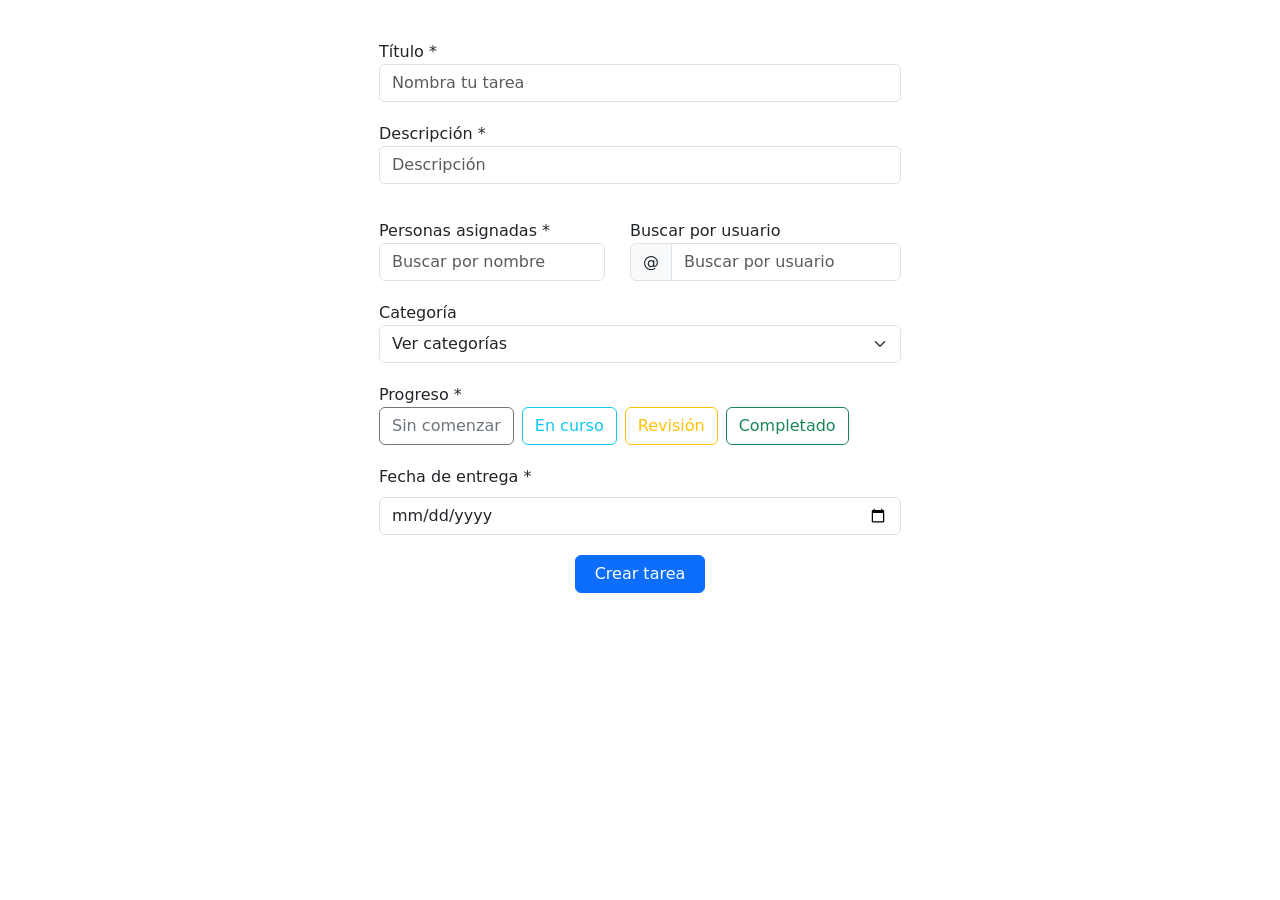
<file: pages/crear-tarea.html>
<!doctype html>
<html lang="es">
  <head>
    <meta charset="UTF-8" />
    <meta name="viewport" content="width=device-width, initial-scale=1.0" />
    <title>Crear Tarea</title>

    <link
      href="https://cdn.jsdelivr.net/npm/bootstrap@5.3.8/dist/css/bootstrap.min.css"
      rel="stylesheet"
    />
    <link rel="stylesheet" href="../css/crear-tarea.css" />
  </head>

  <body>
    <div class="formulario-container">
      <form id="formularioTarea" novalidate>
        <div class="form-row">
          <div class="form-group col-md-6">
            <label for="titulo4">Título *</label>
            <input
              type="text"
              class="form-control"
              id="titulo4"
              name="titulo"
              placeholder="Nombra tu tarea"
            />
            <div class="error-message" id="errorTitulo"></div>
          </div>

          <div class="form-group col-md-6">
            <label for="inputdescripcion4">Descripción *</label>
            <input
              type="text"
              class="form-control"
              id="inputdescripcion4"
              name="descripcion"
              placeholder="Descripción"
            />
            <div class="error-message" id="errorDescripcion"></div>
          </div>
        </div>

        <div class="busqueda-personas">
          <div class="campo-asignado">
            <label for="inlineFormInput">Personas asignadas *</label>
            <input
              type="text"
              class="form-control"
              id="inlineFormInput"
              name="asignado"
              placeholder="Buscar por nombre"
            />
            <div class="error-message" id="errorAsignado"></div>
          </div>

          <div class="campo-usuario">
            <label for="inlineFormInputGroup">Buscar por usuario</label>
            <div class="input-group">
              <span class="input-group-text">@</span>
              <input
                type="text"
                class="form-control"
                id="inlineFormInputGroup"
                name="usuario"
                placeholder="Buscar por usuario"
              />
            </div>
          </div>
        </div>

        <div class="form-group col-md-6">
          <label for="categoria">Categoría</label>
          <select class="form-select" id="categoria" name="categoria">
            <option value="" selected>Ver categorías</option>
            <option value="trabajo">Trabajo</option>
            <option value="familia">Familia</option>
            <option value="personal">Personal</option>
            <option value="ninguna">Ninguna</option>
          </select>
        </div>

        <div class="form-group col-md-6">
          <label>Progreso *</label>
          <div class="progreso-botones">
            <input
              type="radio"
              class="btn-check"
              name="progreso"
              id="sinComenzar"
              value="sin_comenzar"
            />
            <label class="btn btn-outline-secondary" for="sinComenzar">
              Sin comenzar
            </label>

            <input
              type="radio"
              class="btn-check"
              name="progreso"
              id="enCurso"
              value="en_curso"
            />
            <label class="btn btn-outline-info" for="enCurso"> En curso </label>

            <input
              type="radio"
              class="btn-check"
              name="progreso"
              id="revision"
              value="revision"
            />
            <label class="btn btn-outline-warning" for="revision">
              Revisión
            </label>

            <input
              type="radio"
              class="btn-check"
              name="progreso"
              id="completado"
              value="completado"
            />
            <label class="btn btn-outline-success" for="completado">
              Completado
            </label>
          </div>
          <div class="error-message" id="errorProgreso"></div>
        </div>

        <div class="form-group col-md-6">
          <label for="fechaSimple" class="form-label">
            Fecha de entrega *
          </label>
          <input
            type="date"
            class="form-control"
            id="fechaSimple"
            name="fechaEntrega"
          />
          <div class="error-message" id="errorFecha"></div>
        </div>

        <button type="submit" class="btn btn-primary">Crear tarea</button>
      </form>
    </div>

    <div
      class="modal fade"
      id="modalTareaCreada"
      tabindex="-1"
      aria-labelledby="modalTareaCreadaLabel"
      aria-hidden="true"
    >
      <div class="modal-dialog modal-dialog-centered modal-sm">
        <div class="modal-content">
          <div class="modal-header">
            <h5 class="modal-title" id="modalTareaCreadaLabel">¡Hecho!</h5>
            <button
              type="button"
              class="btn-close"
              data-bs-dismiss="modal"
              aria-label="Cerrar"
            ></button>
          </div>

          <div class="modal-body text-center">
            <p class="mb-0">Tu tarea se ha creado con éxito.</p>
          </div>

          <div class="modal-footer justify-content-center">
            <button
              type="button"
              class="btn btn-secondary"
              data-bs-dismiss="modal"
            >
              Cerrar
            </button>

            <button type="button" class="btn btn-primary" id="btnVerTareas">
              Ver mis tareas
            </button>
          </div>
        </div>
      </div>
    </div>

    <script src="https://cdn.jsdelivr.net/npm/bootstrap@5.3.8/dist/js/bootstrap.bundle.min.js"></script>
    <script src="../js/task-manager.js"></script>
    <script src="../js/crear-tarea.js"></script>
  </body>
</html>
</file>
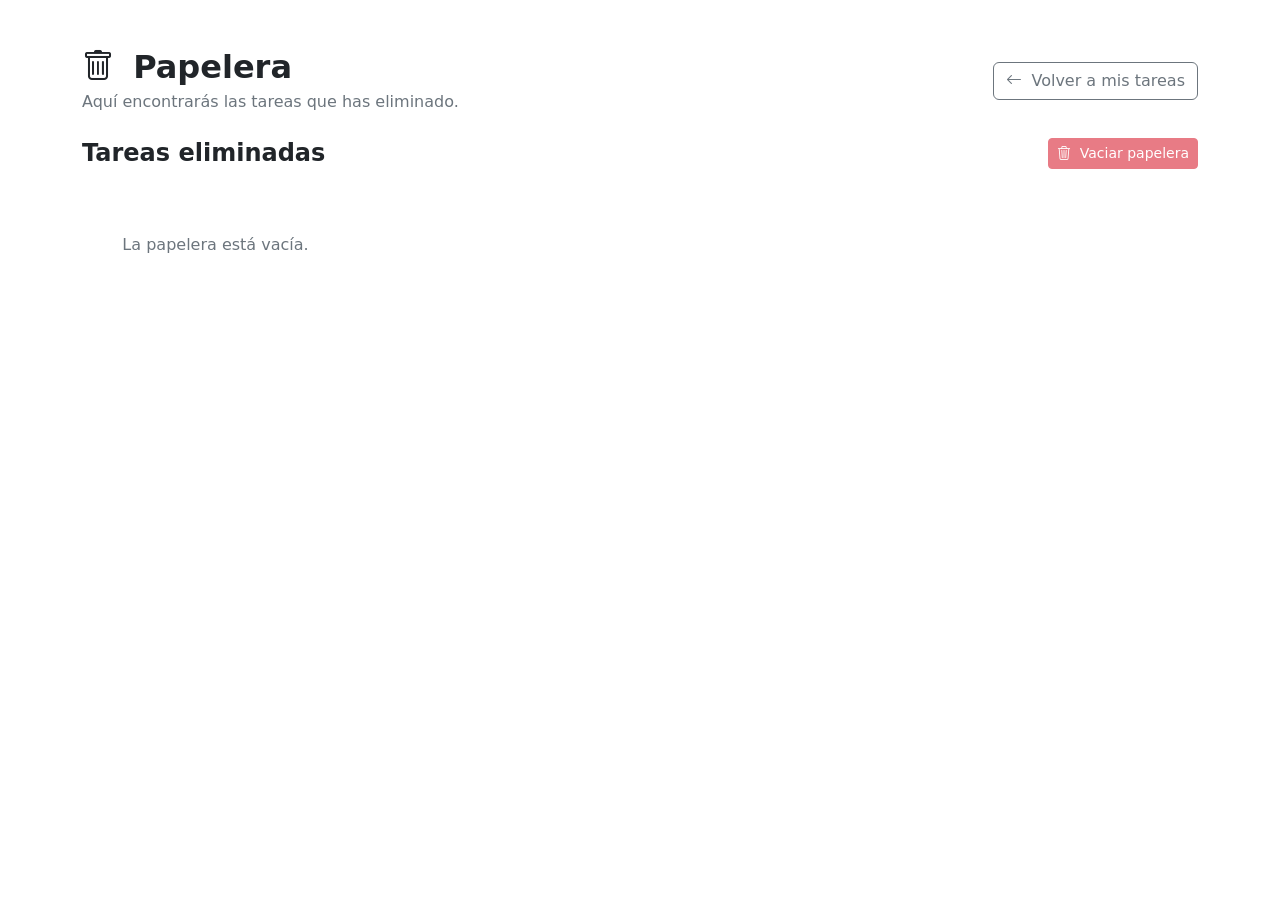
<file: pages/papelera.html>
<!DOCTYPE html>
<html lang="es">
<head>
  <meta charset="UTF-8">
  <meta name="viewport" content="width=device-width, initial-scale=1.0">
  <title>Papelera</title>

  <link
    href="https://cdn.jsdelivr.net/npm/bootstrap@5.3.8/dist/css/bootstrap.min.css"
    rel="stylesheet"
  >

  <link
    rel="stylesheet"
    href="https://cdn.jsdelivr.net/npm/bootstrap-icons@1.11.3/font/bootstrap-icons.min.css"
  >
</head>

<body>

  <main class="container py-5">

    <header class="d-flex justify-content-between align-items-center flex-wrap gap-3 mb-4">
      <div>
        <h1 class="h2 fw-bold mb-1">
          <i class="bi bi-trash me-2"></i>
          Papelera
        </h1>
        <p class="text-secondary mb-0">
          Aquí encontrarás las tareas que has eliminado.
        </p>
      </div>

      <a href="tareas.html" class="btn btn-outline-secondary">
        <i class="bi bi-arrow-left me-1"></i>
        Volver a mis tareas
      </a>
    </header>

    <section>
      <div class="d-flex justify-content-between align-items-center flex-wrap gap-2 mb-3">
        <h2 class="h4 fw-bold mb-0">Tareas eliminadas</h2>

        <button
          type="button"
          class="btn btn-danger btn-sm"
          id="vaciarPapelera"
        >
          <i class="bi bi-trash3 me-1"></i>
          Vaciar papelera
        </button>
      </div>

      <div
        id="contenedor-papelera"
        class="row row-cols-1 row-cols-sm-2 row-cols-xl-4 g-3"
      >
      </div>
    </section>

  </main>

  <script src="https://cdn.jsdelivr.net/npm/bootstrap@5.3.8/dist/js/bootstrap.bundle.min.js"></script>

  <script src="../js/task-manager.js"></script>
  <script src="../js/papelera.js"></script>

</body>
</html>
</file>
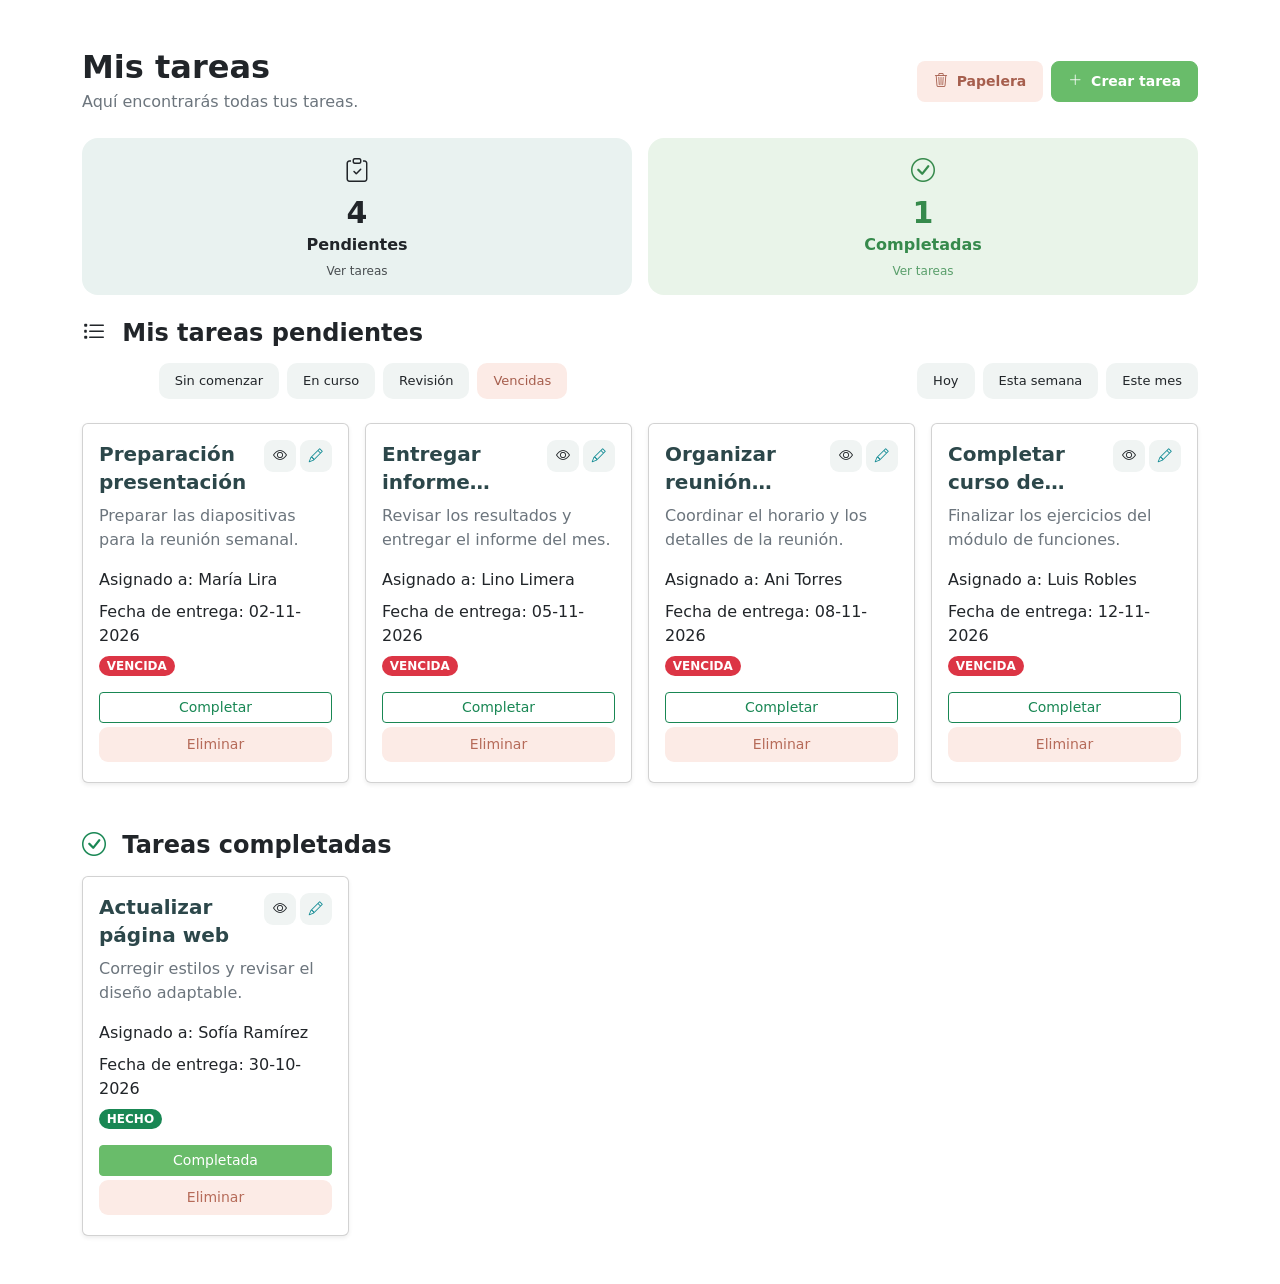
<file: pages/tareas.html>
<!doctype html>
<html lang="en">
  <head>
    <meta charset="UTF-8" />
    <meta name="viewport" content="width=device-width, initial-scale=1.0" />
    <title>Tareas</title>
    <link
      href="https://cdn.jsdelivr.net/npm/bootstrap@5.3.8/dist/css/bootstrap.min.css"
      rel="stylesheet"
    />
    <link
  rel="stylesheet"
  href="https://cdn.jsdelivr.net/npm/bootstrap-icons@1.13.1/font/bootstrap-icons.min.css"
/>

    <link rel="stylesheet" href="../css/tareas.css" />
  </head>
  <body>
    <main class="container py-5">
      <header
        class="d-flex justify-content-between align-items-center flex-wrap gap-3 mb-4"
      >
        <div>
          <h1 class="h2 fw-bold mb-1">Mis tareas</h1>
          <p class="text-secondary mb-0">Aquí encontrarás todas tus tareas.</p>
        </div>

        <div class="d-flex flex-wrap gap-2">
  <a href="papelera.html" class="btn btn-papelera">
    <i class="bi bi-trash3 me-1"></i>
    Papelera
  </a>

  <a href="crear-tarea.html" class="btn btn-crear-tarea">
    <i class="bi bi-plus-lg me-1"></i>
    Crear tarea
  </a>
</div>
      </header>

      
<!-- RESUMEN DE TAREAS -->
<div class="row g-3 mb-4">

  <!-- PENDIENTES -->
  <div class="col-6">
    <button
      type="button"
      id="btn-pendientes"
      class="resumen-tarea resumen-pendientes w-100">

      <i class="bi bi-clipboard-check resumen-icono"></i>

      <h3 id="total-pendientes" class="resumen-numero">0</h3>

      <h6 class="resumen-titulo">Pendientes</h6>

      <small>Ver tareas</small>

    </button>
  </div>

  <!-- COMPLETADAS -->
  <div class="col-6">
    <button
      type="button"
      id="btn-completadas"
      class="resumen-tarea resumen-completadas w-100">

      <i class="bi bi-check-circle resumen-icono"></i>

      <h3 id="total-completadas" class="resumen-numero">0</h3>

      <h6 class="resumen-titulo">Completadas</h6>

      <small>Ver tareas</small>

    </button>
  </div>

</div>


      <!-- TAREAS PENDIENTES -->
<section class="mb-5">

  <h2 class="h4 fw-bold mb-3">
    <i class="bi bi-list-task me-2"></i>
    Mis tareas pendientes
  </h2>

  <!-- BOTONES DE FILTRO-->

<div class="filtros-wrapper mb-4">

  <!-- FILTROS DE ESTADO -->
  <div class="d-flex flex-wrap gap-2" id="filtros-tareas">

    <button type="button"
      class="btn filtro-btn active"
      data-filtro="TODAS">
      Todas
    </button>

    <button type="button"
      class="btn filtro-btn"
      data-filtro="POR HACER">
      Sin comenzar
    </button>

    <button type="button"
      class="btn filtro-btn"
      data-filtro="EN PROCESO">
      En curso
    </button>

    <button type="button"
      class="btn filtro-btn"
      data-filtro="REVISIÓN">
      Revisión
    </button>

    <button type="button"
      class="btn filtro-btn filtro-vencidas"
      data-filtro="VENCIDA">
      Vencidas
    </button>

  </div>

  <!-- FILTROS DE TIEMPO -->
  <div class="d-flex flex-wrap gap-2" id="filtros-tiempo">

    <button type="button"
      class="btn filtro-tiempo active"
      data-tiempo="TODOS">
      Todos los plazos
    </button>

    <button type="button"
      class="btn filtro-tiempo"
      data-tiempo="HOY">
      Hoy
    </button>

    <button type="button"
      class="btn filtro-tiempo"
      data-tiempo="SEMANA">
      Esta semana
    </button>

    <button type="button"
      class="btn filtro-tiempo"
      data-tiempo="MES">
      Este mes
    </button>

  </div>

</div>



  <!-- CONTENEDOR DE TAREAS -->
  <div
    id="contenedor-tareas"
    class="row row-cols-1 row-cols-sm-2 row-cols-xl-4 g-3"
    aria-label="Listado de tareas pendientes"
  >
    <!-- JS pondrá las tarjetas aquí -->
  </div>

</section>


<!-- TAREAS COMPLETADAS -->
<section class="mt-5">
  <h2 class="h4 fw-bold mb-3">
    <i class="bi bi-check-circle me-2 text-success"></i>
    Tareas completadas
  </h2>

  <div
    id="contenedor-completadas"
    class="row row-cols-1 row-cols-sm-2 row-cols-xl-4 g-3"
    aria-label="Listado de tareas completadas"
  >
    <!-- JS pondrá las tareas completadas aquí -->
  </div>
</section>

    </main>

    <!-- MODAL PARA VISUALIZAR TAREA -->
<div class="modal fade" id="modalVerTarea" tabindex="-1">
  <div class="modal-dialog modal-dialog-centered">
    <div class="modal-content">

      <div class="modal-header">
        <h5 class="modal-title">Detalles de la tarea</h5>
        <button type="button" class="btn-close" data-bs-dismiss="modal"></button>
      </div>

      <div class="modal-body">
        <h4 id="verNombre" class="fw-bold"></h4>
        <p id="verDescripcion" class="text-secondary"></p>
        <hr>
        <p><strong>Asignado a:</strong> <span id="verAsignado"></span></p>
        <p><strong>Fecha de entrega:</strong> <span id="verFecha"></span></p>
        <p><strong>Estado:</strong> <span id="verEstado"></span></p>
        <p><strong>Categoría:</strong> <span id="verCategoria"></span></p>
      </div>

    </div>
  </div>
</div>


<div class="modal fade" id="modalEditarTarea" tabindex="-1">
  <div class="modal-dialog modal-dialog-centered">
    <div class="modal-content">

      <div class="modal-header">
        <h5 class="modal-title">Editar tarea</h5>
        <button type="button" class="btn-close" data-bs-dismiss="modal"></button>
      </div>

      <div class="modal-body">
        <form id="formEditarTarea">

          <input type="hidden" id="editarId">

          <div class="mb-3">
            <label class="form-label">Nombre</label>
            <input type="text" id="editarNombre" class="form-control" required>
          </div>

          <div class="mb-3">
            <label class="form-label">Descripción</label>
            <textarea id="editarDescripcion" class="form-control" required></textarea>
          </div>

          <div class="mb-3">
            <label class="form-label">Asignado a</label>
            <input type="text" id="editarAsignado" class="form-control" required>
          </div>

          <div class="mb-3">
            <label class="form-label">Fecha de entrega</label>
            <input type="date" id="editarFecha" class="form-control" required>
          </div>

          <div class="mb-3">
            <label class="form-label">Estado</label>
            <select id="editarEstado" class="form-select" required>
              <option value="POR HACER">Por hacer</option>
              <option value="EN PROCESO">En proceso</option>
              <option value="REVISIÓN">Revisión</option>
              <option value="HECHO">Hecho</option>
            </select>
          </div>

          <div class="mb-3">
            <label class="form-label">Categoría</label>
            <input type="text" id="editarCategoria" class="form-control">
          </div>
          <button type="submit" class="btn btn-success w-100">
            Guardar cambios
          </button>

        </form>
      </div>

    </div>
  </div>
</div>



    <script src="https://cdn.jsdelivr.net/npm/bootstrap@5.3.8/dist/js/bootstrap.bundle.min.js"></script>
    <script src="../js/task-manager.js"></script>
    <script src="../js/tareas.js"></script>
  </body>
</html>
</file>
<file: css/crear-tarea.css>
:root {
  --primary: #105157;
  --secondary: #2a6873;
  --green: #69bc6a;
  --coral: #eaa490;
  --cyan: #0ac0c7;
  --white: #ffffff;
  --text: #263b3d;
}

body {
    margin: 0;
    background-color: #fff;
}

.formulario-container {
    width: 100%;
    min-height: 100vh;
    padding: 40px 20px;
    box-sizing: border-box;
}

.formulario-container form {
    width: 100%;
    max-width: 522px;
    margin: 0 auto;
}

.form-row {
    display: flex;
    flex-direction: column;
    margin-bottom: 15px;
}

.form-group,
.mb-3 {
    margin-bottom: 20px;
}

.form-row,
.row {
    margin-bottom: 15px;
}

.formulario-container .form-group.col-md-6 {
    width: 100%;
    max-width: 100%;
    padding-left: 0;
    padding-right: 0;
}

.formulario-container .form-control,
.formulario-container .form-select {
    width: 100%;
    box-sizing: border-box;
}

.formulario-container .row {
    margin-left: 0;
    margin-right: 0;
}

.progreso-botones {
    display: flex;
    flex-wrap: nowrap;
    gap: 8px;
}

.progreso-botones .btn {
    flex: 0 0 auto;
}

.btn-primary {
    display: block;
    width: 130px;
    margin: 0 auto;
}

.error-message {
    color: #dc3545;
    font-size: 0.875rem;
    margin-top: 4px;
}

.error-message:empty {
    display: none;
}

.campo-invalido {
    border: 1px solid #dc3545 !important;
}

.progreso-invalido .btn {
    border-color: #dc3545;
}

.busqueda-personas {
    display: grid;
    grid-template-columns: 1fr 1.2fr;
    gap: 25px;
    /*margin-top: 0;*/
    margin-bottom: 20px;
    align-items: start;
}

.busqueda-personas .input-group {
    display: flex;
    flex-wrap: nowrap;
    width: 100%;
}

.busqueda-personas .input-group-text {
    flex: 0 0 auto;
}

.busqueda-personas .input-group .form-control {
    flex: 1 1 auto;
    width: 1%;
    min-width: 0;
}

@media (max-width: 540px) {
    .busqueda-personas {
        grid-template-columns: 1fr 1.2fr;
        gap: 10px;
    }
}
</file>
<file: css/tareas.css>
/* BOTONES DEL ENCABEZADO */
.btn-crear-tarea,
.btn-papelera {
  border-radius: 8px;
  padding: 9px 16px;
  font-size: 14px;
  font-weight: 600;
  transition: all 0.2s ease;
  text-decoration: none;
}

/* Crear tarea */

.btn-crear-tarea {
  background-color: #69bc6a;
  color: white;
  border: 1px solid #69bc6a;
}

.btn-crear-tarea:hover {
  background-color: #55a957;
  border-color: #55a957;
  color: white;
}

/* Papelera */

.btn-papelera {
  background-color: #fcebe6;
  color: #a65e4d;
  border: 1px solid transparent;
}

.btn-papelera:hover {
  background-color: #eaa490;
  color: white;
}

/* RECUADROS DE RESUMEN */

.resumen-tarea {
  border: none;
  border-radius: 16px;
  padding: 15px 10px;
  min-height: 145px;
  display: flex;
  flex-direction: column;
  align-items: center;
  justify-content: center;
  gap: 4px;
  cursor: pointer;
  transition: all 0.2s ease;
}

.resumen-tarea:hover {
  transform: translateY(-3px);
}

.resumen-tarea:focus-visible {
  outline: 3px solid var(--turquesa);
  outline-offset: 3px;
}

.resumen-pendientes {
  background-color: #e9f2f0;
  color: var(--verde-oscuro);
}

.resumen-pendientes:hover {
  background-color: #dcebe7;
}

.resumen-completadas {
  background-color: #e9f4e9;
  color: #368a4c;
}

.resumen-completadas:hover {
  background-color: #dceedd;
}

.resumen-icono {
  font-size: 24px;
  margin-bottom: 2px;
}

.resumen-numero {
  font-size: 30px;
  font-weight: 800;
  margin: 0;
}

.resumen-titulo {
  font-weight: 700;
  margin: 0;
}

.resumen-tarea small {
  font-size: 12px;
  margin-top: 3px;
  opacity: 0.8;
}

/* CONTENEDOR DE FILTROS */

.filtros-wrapper {
  display: flex;
  justify-content: space-between;
  align-items: center;
  flex-wrap: wrap;
  gap: 12px;
}

/* FILTROS TIPO PÍLDORA */

.filtro-btn,
.filtro-tiempo {
  border-radius: 10px;
  padding: 7px 15px;
  font-size: 13px;
  font-weight: 500;
  background-color: #f0f4f3;
  color: var(--verde-oscuro);
  border: 1px solid transparent;
  transition: all 0.2s ease;
}

.filtro-btn:hover,
.filtro-tiempo:hover {
  background-color: #dcebe7;
  color: var(--verde-oscuro);
}

/* Filtro activo */

.filtro-btn.active,
.filtro-tiempo.active {
  background-color: var(--verde-oscuro);
  border-color: var(--verde-oscuro);
  color: white;
}

/* Filtro vencidas */

.filtro-vencidas {
  color: #a65e4d;
  background-color: #fcebe6;
}

.filtro-vencidas:hover {
  background-color: #f7dad1;
  color: #a65e4d;
}

.filtro-vencidas.active {
  background-color: #a65e4d;
  border-color: #a65e4d;
  color: white;
}

/* BOTONES DE ACCIÓN */

.btn-accion {
  width: 32px;
  height: 32px;
  padding: 0;
  display: inline-flex;
  align-items: center;
  justify-content: center;
  border-radius: 9px;
  background-color: #f0f4f3;
  color: var(--verde-azulado);
  border: 1px solid transparent;
  transition: all 0.2s ease;
}

.btn-ver-tarea:hover {
  background-color: #dcebe7;
  color: var(--verde-oscuro);
}

.btn-editar-tarea {
  color: #168d96;
}

.btn-editar-tarea:hover {
  background-color: #81b8a9 !important;
  border-color: #81b8a9 !important;
  color: #81b8a9 !important;
}

.btn-accion-eliminar {
  background-color: #fcebe6;
  color: #b66b59;
  border: 1px solid transparent;
  border-radius: 9px;
  padding: 6px 12px;
  transition: all 0.2s ease;
}

.btn-accion-eliminar:hover {
  background-color: var(--coral);
  color: white;
}

.card {
  cursor: pointer;
  border-radius: 25x;
  overflow: hidden;
  transition:
    transform 0.2s ease,
    box-shadow 0.2s ease;
}

.card:hover {
  transform: translateY(-3px);
  box-shadow: 0 4px 12px rgba(0, 0, 0, 0.12);
}

.task-card {
  height: 360px !important;
  min-height: 360px;
  max-height: 360px;
  overflow: hidden;
}

/* Distribución interna */
.task-card-body {
  overflow: hidden;
}

/* Título: máximo 2 líneas */
.titulo-tarea {
  display: -webkit-box;
  -webkit-line-clamp: 2;
  -webkit-box-orient: vertical;
  overflow: hidden;
  overflow-wrap: anywhere;
  line-height: 1.4;
  min-height: 2.8em;
  max-height: 2.8em;
  color: #2c474a;
}

/* Descripción: máximo 2 líneas */
.descripcion-tarea {
  display: -webkit-box;
  -webkit-line-clamp: 2;
  -webkit-box-orient: vertical;
  overflow: hidden;
  overflow-wrap: anywhere;
  line-height: 1.5;
  min-height: 3em;
  max-height: 3em;
}

/* Asignados */
.asignados-tarea {
  overflow: hidden;
  text-overflow: ellipsis;
  white-space: nowrap;
  min-height: 24px;
}

/* Evitar que los botones se compriman */
.task-card .done-button,
.task-card .btn-outline-danger {
  flex-shrink: 0;
}

/* Espacio entre los botones de las tarjetas */
.task-card .done-button {
  margin-bottom: 6px;
}

.task-card .btn-outline-danger {
  margin-top: 6px;
}

/* CAMBIAR */
/* BOTÓN VER - OJO */
.btn-ver-tarea:hover {
  background-color: #198754;
  border-color: #198754;
  color: #ffffff;
}

/* BOTÓN EDITAR - LÁPIZ */
.btn-editar-tarea:hover {
  background-color: #ffc107;
  border-color: #ffc107;
  color: #212529;
}

/* ESTILOS GENERALES DE LOS MODALES */

#modalVerTarea .modal-content,
#modalEditarTarea .modal-content {
  border: none;
  border-radius: 16px;
  overflow: hidden;
  box-shadow: 0 12px 35px rgba(16, 81, 87, 0.15);
}

/* ENCABEZADO */

#modalVerTarea .modal-header,
#modalEditarTarea .modal-header {
  background-color: #105157;
  color: white;
  padding: 20px 24px;
  border-bottom: none;
}

#modalVerTarea .modal-title,
#modalEditarTarea .modal-title {
  font-size: 18px;
  font-weight: 700;
}

#modalVerTarea .btn-close,
#modalEditarTarea .btn-close {
  filter: invert(1);
  opacity: 0.85;
}

#modalVerTarea .btn-close:hover,
#modalEditarTarea .btn-close:hover {
  opacity: 1;
}

/* CUERPO */

#modalVerTarea .modal-body,
#modalEditarTarea .modal-body {
  padding: 24px;
  background-color: #ffffff;
}

/* MODAL VER TAREA */

#modalVerTarea #verNombre {
  color: #105157;
  font-size: 22px;
  font-weight: 700;
  margin-bottom: 10px;
}

#modalVerTarea #verDescripcion {
  color: #6c7d7e;
  font-size: 14px;
  line-height: 1.6;
  margin-bottom: 22px;
}

#modalVerTarea .modal-body hr {
  border-color: #e3ebe9;
  opacity: 1;
  margin: 18px 0;
}

#modalVerTarea .modal-body p:not(#verDescripcion) {
  font-size: 14px;
  color: #526768;
  padding: 11px 12px;
  margin-bottom: 9px;
  background-color: #f4f8f7;
  border-radius: 8px;
}

#modalVerTarea .modal-body strong {
  color: #105157;
  font-weight: 600;
}

/* MODAL EDITAR TAREA */

#modalEditarTarea .form-label {
  color: #105157;
  font-size: 14px;
  font-weight: 600;
  margin-bottom: 7px;
}

#modalEditarTarea .form-control,
#modalEditarTarea .form-select {
  border: 1px solid #dce7e5;
  border-radius: 8px;
  padding: 10px 12px;
  font-size: 14px;
  color: #344d4f;
  background-color: #fafcfb;
  transition: all 0.2s ease;
}

#modalEditarTarea .form-control:focus,
#modalEditarTarea .form-select:focus {
  border-color: #0ac0c7;
  background-color: #ffffff;
  box-shadow: 0 0 0 3px rgba(10, 192, 199, 0.12);
}

#modalEditarTarea textarea.form-control {
  min-height: 100px;
  resize: vertical;
}

#modalEditarTarea .mb-3 {
  margin-bottom: 18px !important;
}

/* BOTONES */

#modalEditarTarea button[type="submit"] {
  background-color: #69bc6a;
  border: 1px solid #69bc6a;
  color: white;
  border-radius: 8px;
  padding: 11px;
  font-size: 14px;
  font-weight: 600;
  transition: all 0.2s ease;
}

#modalEditarTarea button[type="submit"]:hover {
  background-color: #55a957;
  border-color: #55a957;
}

/* RESPONSIVE */

@media (max-width: 576px) {
  #modalVerTarea .modal-body,
  #modalEditarTarea .modal-body {
    padding: 18px;
  }

  #modalVerTarea .modal-header,
  #modalEditarTarea .modal-header {
    padding: 16px 18px;
  }

  #modalVerTarea #verNombre {
    font-size: 19px;
  }
}

@media (max-width: 768px) {
  .filtros-wrapper {
    flex-direction: column;
    align-items: flex-start;
  }

  #filtros-tareas,
  #filtros-tiempo {
    width: 100%;
  }
}

@media (max-width: 400px) {
  .resumen-tarea {
    min-height: 125px;
  }

  .resumen-numero {
    font-size: 25px;
  }

  .filtro-btn,
  .filtro-tiempo {
    font-size: 12px;
    padding: 6px 11px;
  }
}
</file>
